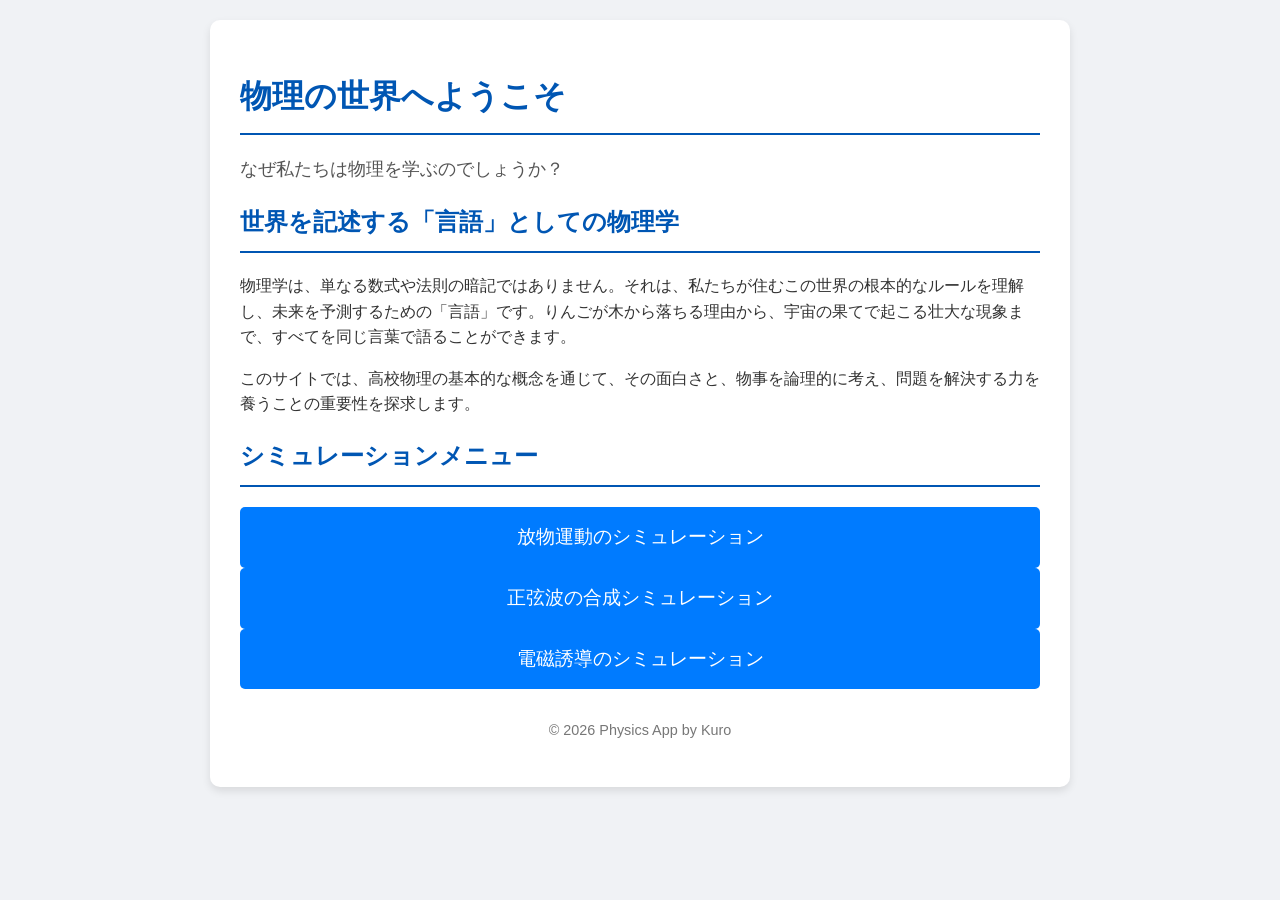
<file: index.html>
<!DOCTYPE html>
<html lang="ja">
<head>
    <meta charset="UTF-8">
    <meta name="viewport" content="width=device-width, initial-scale=1.0">
    <title>物理の世界へようこそ</title>
    <link rel="stylesheet" href="style.css">
</head>
<body>
    <div class="container">
        <header>
            <h1>物理の世界へようこそ</h1>
            <p>なぜ私たちは物理を学ぶのでしょうか？</p>
        </header>

        <section class="intro">
            <h2>世界を記述する「言語」としての物理学</h2>
            <p>物理学は、単なる数式や法則の暗記ではありません。それは、私たちが住むこの世界の根本的なルールを理解し、未来を予測するための「言語」です。りんごが木から落ちる理由から、宇宙の果てで起こる壮大な現象まで、すべてを同じ言葉で語ることができます。</p>
            <p>このサイトでは、高校物理の基本的な概念を通じて、その面白さと、物事を論理的に考え、問題を解決する力を養うことの重要性を探求します。</p>
        </section>

        <nav class="menu">
            <h2>シミュレーションメニュー</h2>
            <ul>
                <li><a href="parabolic_motion.html">放物運動のシミュレーション</a></li>
                <li><a href="sine_wave_synthesis.html">正弦波の合成シミュレーション</a></li>
                <li><a href="electromagnetic_induction.html">電磁誘導のシミュレーション</a></li>
            </ul>
        </nav>

        <footer>
            <p>&copy; 2026 Physics App by Kuro</p>
        </footer>
    </div>
</body>
</html>
</file>
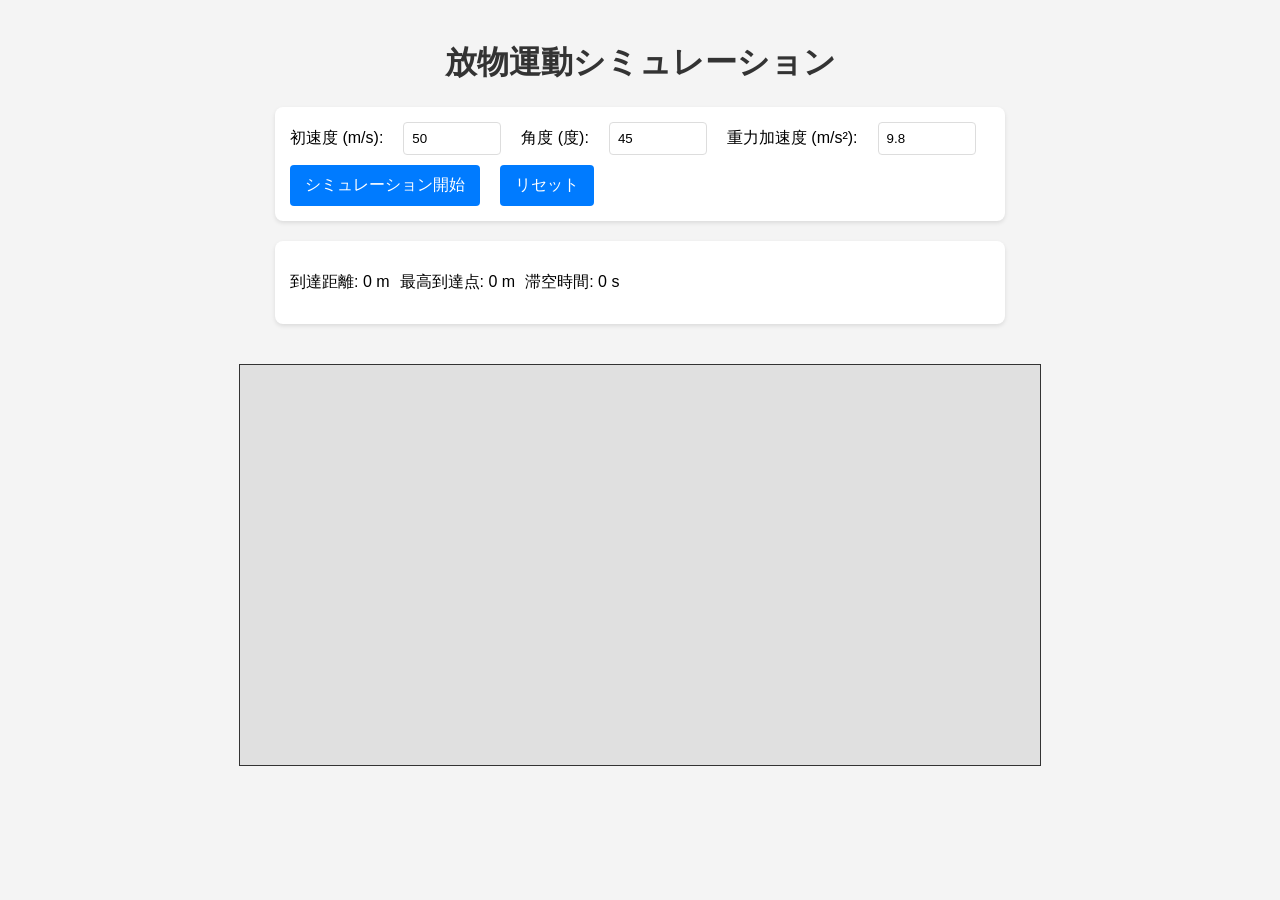
<file: physics_app_parabolic_motion/index.html>
<!DOCTYPE html>
<html lang="ja">
<head>
    <meta charset="UTF-8">
    <meta name="viewport" content="width=device-width, initial-scale=1.0">
    <title>放物運動シミュレーション</title>
    <link rel="stylesheet" href="style.css">
</head>
<body>
    <h1>放物運動シミュレーション</h1>
    <div class="controls">
        <label for="initial_velocity">初速度 (m/s):</label>
        <input type="number" id="initial_velocity" value="50" step="1">
        
        <label for="angle">角度 (度):</label>
        <input type="number" id="angle" value="45" step="1">

        <label for="gravity">重力加速度 (m/s²):</label>
        <input type="number" id="gravity" value="9.8" step="0.1">

        <button id="start_simulation">シミュレーション開始</button>
        <button id="reset_simulation">リセット</button>
    </div>
    <div class="results">
        <p>到達距離: <span id="range">0</span> m</p>
        <p>最高到達点: <span id="max_height">0</span> m</p>
        <p>滞空時間: <span id="flight_time">0</span> s</p>
    </div>
    <canvas id="simulation_canvas" width="800" height="400"></canvas>

    <script src="script.js"></script>
</body>
</html>
</file>
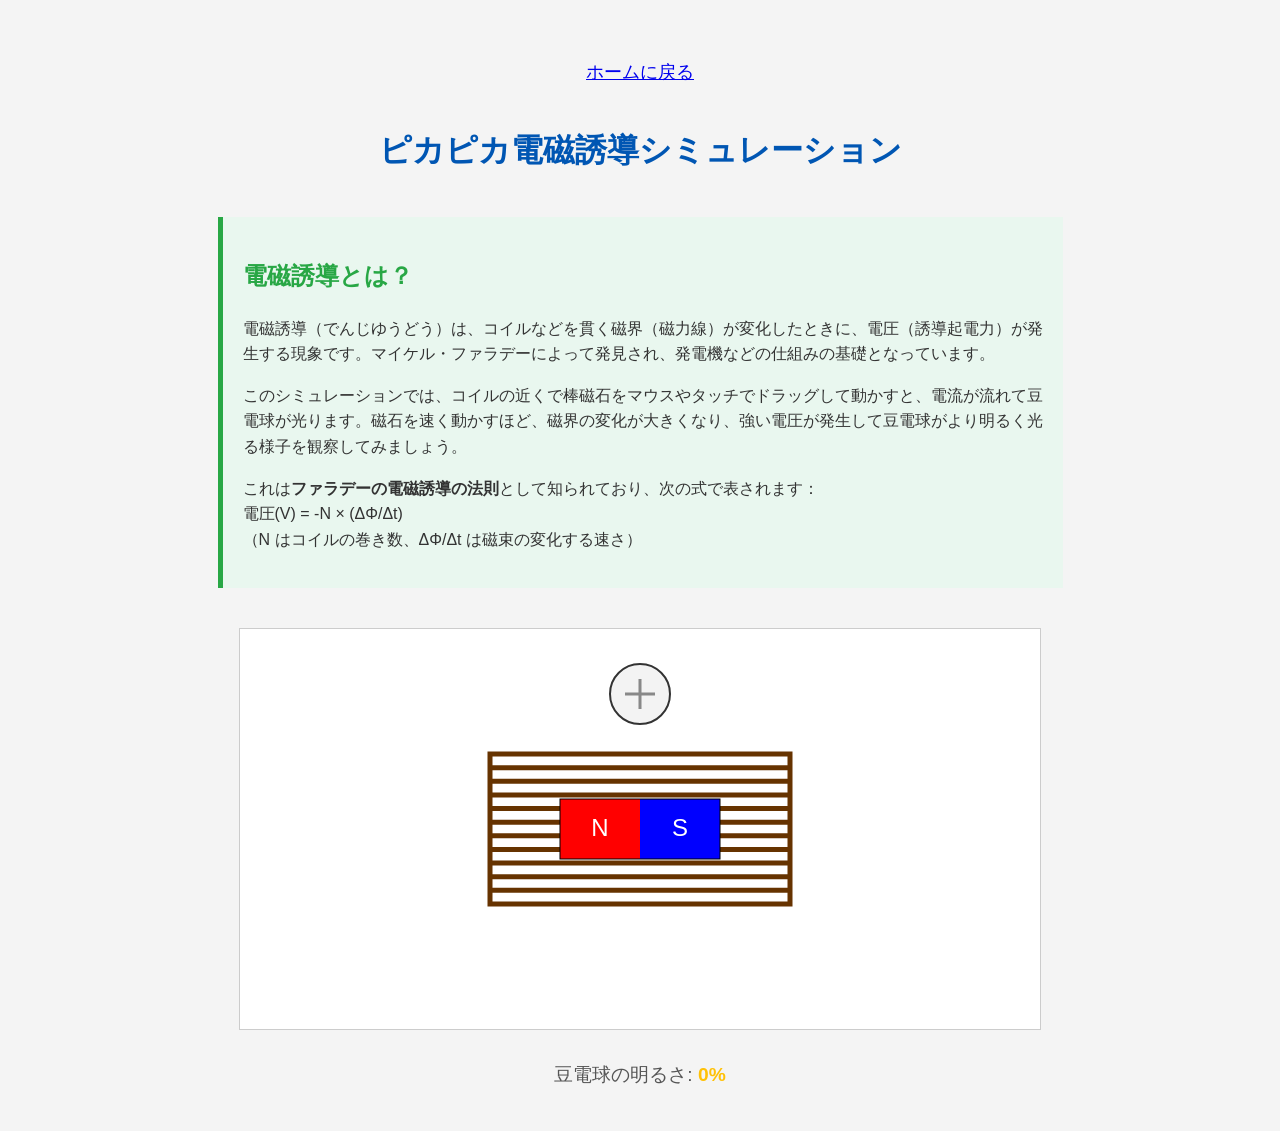
<file: electromagnetic_induction.html>
<!DOCTYPE html>
<html lang="ja">
<head>
    <meta charset="UTF-8">
    <meta name="viewport" content="width=device-width, initial-scale=1.0">
    <title>ピカピカ電磁誘導シミュレーション</title>
    <link rel="stylesheet" href="style.css">
    <style>
        body {
            font-family: Arial, sans-serif;
            margin: 20px;
            background-color: #f4f4f4;
            color: #333;
        }
        h1 {
            color: #0056b3;
        }
        canvas {
            border: 1px solid #ccc;
            background-color: #fff;
            display: block;
            margin: 20px auto;
        }
        #explanation {
            max-width: 800px;
            margin: 20px auto;
            padding: 20px;
            background-color: #e9f7ef;
            border-left: 5px solid #28a745;
        }
        #explanation h2 {
            color: #28a745;
        }
        #explanation p {
            line-height: 1.6;
        }
        .bulb-indicator {
            text-align: center;
            margin-top: 10px;
            font-size: 1.2em;
            color: #555;
        }
        .bulb-indicator #bulbBrightness {
            font-weight: bold;
            color: #ffc107;
        }
    </style>
</head>
<body>
    <header>
        <nav>
            <p><a href="index.html">ホームに戻る</a></p>
        </nav>
    </header>
    <h1>ピカピカ電磁誘導シミュレーション</h1>
    <div id="explanation">
        <h2>電磁誘導とは？</h2>
        <p>電磁誘導（でんじゆうどう）は、コイルなどを貫く磁界（磁力線）が変化したときに、電圧（誘導起電力）が発生する現象です。マイケル・ファラデーによって発見され、発電機などの仕組みの基礎となっています。</p>
        <p>このシミュレーションでは、コイルの近くで棒磁石をマウスやタッチでドラッグして動かすと、電流が流れて豆電球が光ります。磁石を速く動かすほど、磁界の変化が大きくなり、強い電圧が発生して豆電球がより明るく光る様子を観察してみましょう。</p>
        <p>これは<strong>ファラデーの電磁誘導の法則</strong>として知られており、次の式で表されます：<br> 電圧(V) = -N × (ΔΦ/Δt) <br> （N はコイルの巻き数、ΔΦ/Δt は磁束の変化する速さ）</p>
    </div>
    <canvas id="inductionCanvas" width="800" height="400"></canvas>
    <div class="bulb-indicator">豆電球の明るさ: <span id="bulbBrightness">0%</span></div>
    <script src="electromagnetic_induction.js"></script>
</body>
</html>
</file>
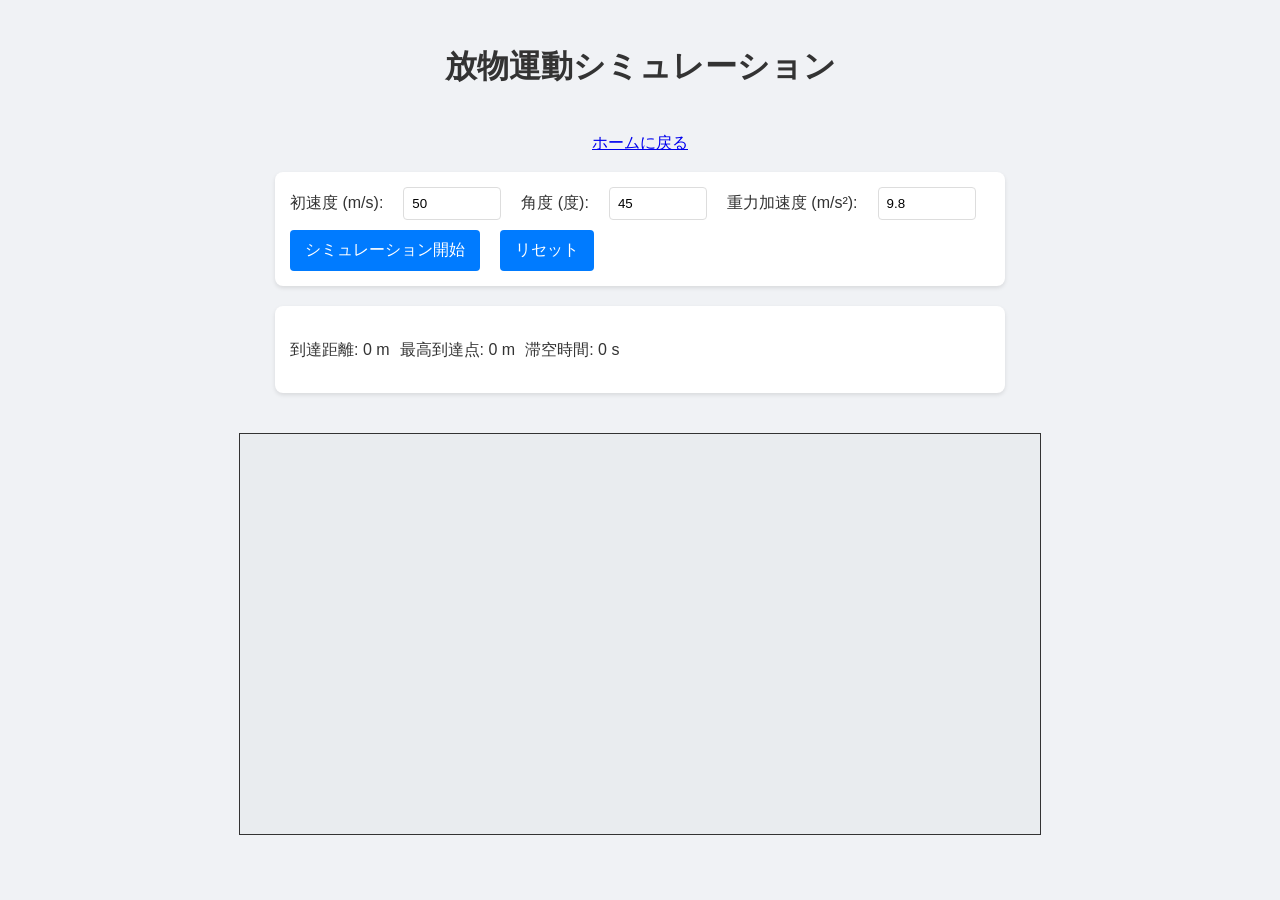
<file: parabolic_motion.html>
<!DOCTYPE html>
<html lang="ja">
<head>
    <meta charset="UTF-8">
    <meta name="viewport" content="width=device-width, initial-scale=1.0">
    <title>放物運動シミュレーション</title>
    <link rel="stylesheet" href="style.css">
</head>
<body>
    <h1>放物運動シミュレーション</h1>
    <p><a href="index.html">ホームに戻る</a></p>
    <div class="controls">
        <label for="initial_velocity">初速度 (m/s):</label>
        <input type="number" id="initial_velocity" value="50" step="1">
        
        <label for="angle">角度 (度):</label>
        <input type="number" id="angle" value="45" step="1">

        <label for="gravity">重力加速度 (m/s²):</label>
        <input type="number" id="gravity" value="9.8" step="0.1">

        <button id="start_simulation">シミュレーション開始</button>
        <button id="reset_simulation">リセット</button>
    </div>
    <div class="results">
        <p>到達距離: <span id="range">0</span> m</p>
        <p>最高到達点: <span id="max_height">0</span> m</p>
        <p>滞空時間: <span id="flight_time">0</span> s</p>
    </div>
    <canvas id="simulation_canvas" width="800" height="400"></canvas>

    <script src="parabolic_motion.js"></script>
</body>
</html>
</file>
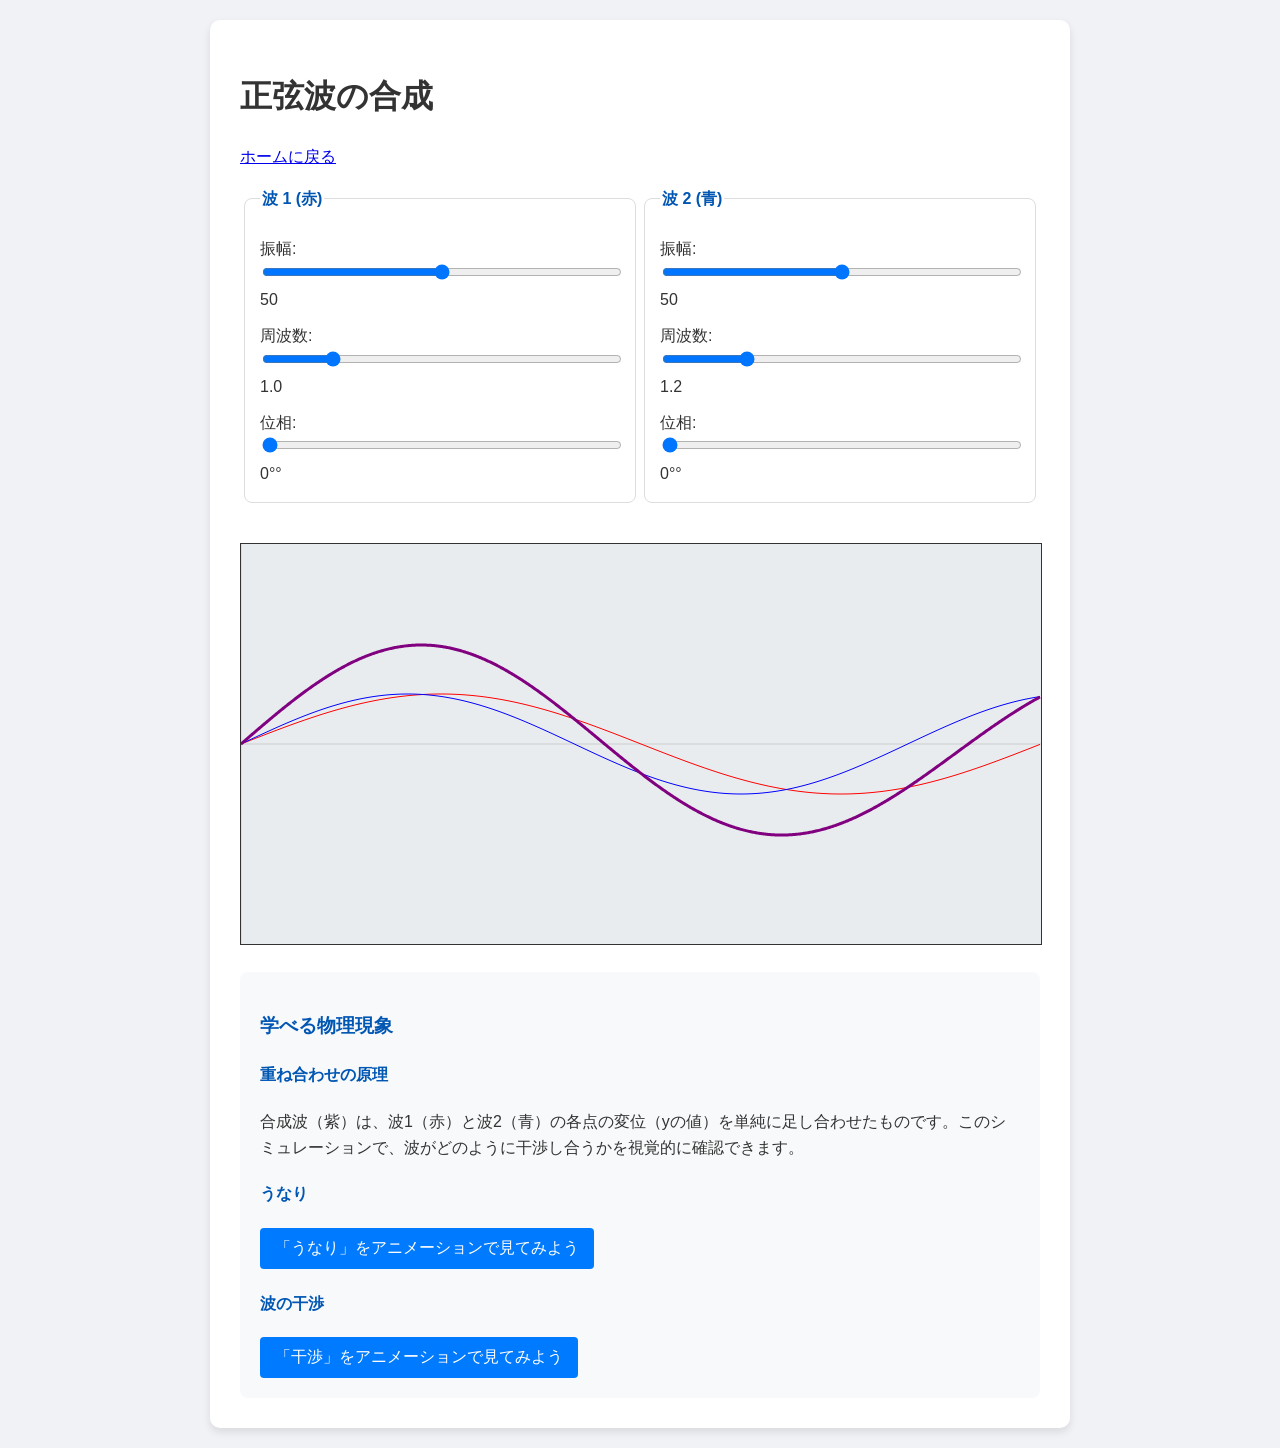
<file: sine_wave_synthesis.html>
<!DOCTYPE html>
<html lang="ja">
<head>
    <meta charset="UTF-8">
    <meta name="viewport" content="width=device-width, initial-scale=1.0">
    <title>正弦波の合成シミュレーション</title>
    <link rel="stylesheet" href="style.css">
</head>
<body>
    <div class="container">
        <h1>正弦波の合成</h1>
        <p><a href="index.html">ホームに戻る</a></p>

        <div class="wave-controls">
            <!-- Wave 1 Controls -->
            <fieldset>
                <legend>波 1 (赤)</legend>
                <label for="amp1">振幅:</label>
                <input type="range" id="amp1" min="0" max="100" value="50">
                <span id="amp1-value">50</span>

                <label for="freq1">周波数:</label>
                <input type="range" id="freq1" min="0.1" max="5" value="1" step="0.1">
                <span id="freq1-value">1.0</span>

                <label for="phase1">位相:</label>
                <input type="range" id="phase1" min="0" max="360" value="0">
                <span id="phase1-value">0</span>°
            </fieldset>

            <!-- Wave 2 Controls -->
            <fieldset>
                <legend>波 2 (青)</legend>
                <label for="amp2">振幅:</label>
                <input type="range" id="amp2" min="0" max="100" value="50">
                <span id="amp2-value">50</span>

                <label for="freq2">周波数:</label>
                <input type="range" id="freq2" min="0.1" max="5" value="1.2" step="0.1">
                <span id="freq2-value">1.2</span>

                <label for="phase2">位相:</label>
                <input type="range" id="phase2" min="0" max="360" value="0">
                <span id="phase2-value">0</span>°
            </fieldset>
        </div>

        <canvas id="wave-canvas" width="800" height="400"></canvas>

        <div class="explanation">
            <h3>学べる物理現象</h3>
            <div class="principle">
                <h4>重ね合わせの原理</h4>
                <p>合成波（紫）は、波1（赤）と波2（青）の各点の変位（yの値）を単純に足し合わせたものです。このシミュレーションで、波がどのように干渉し合うかを視覚的に確認できます。</p>
            </div>
            <div class="principle">
                <h4>うなり</h4>
                <button id="show-beat-animation">「うなり」をアニメーションで見てみよう</button>
                <div id="beat-phenomenon" style="display: none;">
                    <p><strong>このシミュレーターで学べること: うなり</strong></p>
                    <p>2つの周波数が近い波を合成すると、互いに強め合ったり弱め合ったりするため、合成波（紫）の振幅が周期的に大きく変化します。これが「うなり」です。</p>
                    <p><strong>操作のヒント:</strong>
                        <ul>
                            <li>スライダーを操作して、2つの周波数（f1とf2）を近づけてみましょう。合成波の振幅がゆっくりと変化するのが見えますか？</li>
                            <li>うなりの周波数（1秒あたりの強弱の回数）は、2つの周波数の差の絶対値 <strong>|f1 - f2|</strong> になります。スライダーで差を調整すると、うなりの周期が変わることを確認してみましょう。</li>
                        </ul>
                    </p>
                </div>
            </div>
            <div class="principle">
                <h4>波の干渉</h4>
                <button id="show-interference-animation">「干渉」をアニメーションで見てみよう</button>
                <div id="interference-phenomenon" style="display: none;">
                    <p><strong>このシミュレーターで学べること: 干渉</strong></p>
                    <p id="interference-text"></p>
                </div>
            </div>
        </div>
        
    </div>
    <script src="sine_wave_synthesis.js"></script>
</body>
</html>
</file>
<file: style.css>
body {
    font-family: 'Helvetica Neue', Arial, sans-serif;
    display: flex;
    flex-direction: column;
    align-items: center;
    margin: 0;
    padding: 20px;
    background-color: #f0f2f5;
    color: #333;
    line-height: 1.6;
}

.container {
    width: 90%;
    max-width: 800px;
    background-color: #fff;
    padding: 30px;
    border-radius: 10px;
    box-shadow: 0 4px 8px rgba(0, 0, 0, 0.1);
}

header h1, .intro h2, .menu h2 {
    color: #0056b3;
    border-bottom: 2px solid #0056b3;
    padding-bottom: 10px;
    margin-bottom: 20px;
}

header p {
    font-size: 1.1em;
    color: #555;
}

.intro p {
    margin-bottom: 15px;
}

.menu ul {
    list-style: none;
    padding: 0;
}

.menu li a {
    display: block;
    padding: 15px;
    background-color: #007bff;
    color: white;
    text-decoration: none;
    border-radius: 5px;
    transition: background-color 0.3s;
    font-size: 1.2em;
    text-align: center;
}

.menu li a:hover {
    background-color: #0056b3;
}

footer {
    text-align: center;
    margin-top: 30px;
    color: #777;
    font-size: 0.9em;
}

/* Simulation Page Specific Styles */
h1 {
    color: #333;
}

.controls,
.results {
    margin-bottom: 20px;
    padding: 15px;
    background-color: #fff;
    border-radius: 8px;
    box-shadow: 0 2px 4px rgba(0, 0, 0, 0.1);
    width: 80%;
    max-width: 700px;
    display: flex;
    flex-wrap: wrap;
    gap: 10px;
    align-items: center;
}

.controls label,
.controls input,
.controls button {
    margin-right: 10px;
}

input[type="number"] {
    padding: 8px;
    border: 1px solid #ddd;
    border-radius: 4px;
    width: 80px;
}

button {
    padding: 10px 15px;
    background-color: #007bff;
    color: white;
    border: none;
    border-radius: 4px;
    cursor: pointer;
    font-size: 16px;
}

button:hover {
    background-color: #0056b3;
}

/* Wave Simulation Specific Styles */
.wave-controls {
    display: flex;
    justify-content: space-around;
    width: 100%;
    margin-bottom: 20px;
}

.wave-controls fieldset {
    border: 1px solid #ddd;
    border-radius: 8px;
    padding: 15px;
    width: 45%;
}

.wave-controls legend {
    font-weight: bold;
    color: #0056b3;
}

.wave-controls label {
    display: block;
    margin-top: 10px;
}

.wave-controls input[type="range"] {
    width: 100%;
}

.explanation {
    margin-top: 20px;
    padding: 20px;
    background-color: #f8f9fa;
    border-radius: 8px;
}

.explanation h3, .explanation h4 {
    color: #0056b3;
}

.principle {
    margin-top: 15px;
}

#beat-phenomenon div, #interference-phenomenon div {
    border: 2px solid #28a745;
    padding: 15px;
    border-radius: 5px;
    background-color: #e9f5ec;
    margin-top: 10px;
}

canvas {
    border: 1px solid #333;
    background-color: #e9ecef;
    margin-top: 20px;
    width: 800px;
    max-width: 100%; /* Add this line */
}
</file>
<file: physics_app_parabolic_motion/style.css>
body {
    font-family: Arial, sans-serif;
    display: flex;
    flex-direction: column;
    align-items: center;
    margin: 20px;
    background-color: #f4f4f4;
}

h1 {
    color: #333;
}

.controls,
.results {
    margin-bottom: 20px;
    padding: 15px;
    background-color: #fff;
    border-radius: 8px;
    box-shadow: 0 2px 4px rgba(0, 0, 0, 0.1);
    width: 80%;
    max-width: 700px;
    display: flex;
    flex-wrap: wrap;
    gap: 10px;
    align-items: center;
}

.controls label,
.controls input,
.controls button {
    margin-right: 10px;
}

input[type="number"] {
    padding: 8px;
    border: 1px solid #ddd;
    border-radius: 4px;
    width: 80px;
}

button {
    padding: 10px 15px;
    background-color: #007bff;
    color: white;
    border: none;
    border-radius: 4px;
    cursor: pointer;
    font-size: 16px;
}

button:hover {
    background-color: #0056b3;
}

canvas {
    border: 1px solid #333;
    background-color: #e0e0e0;
    margin-top: 20px;
}
</file>
